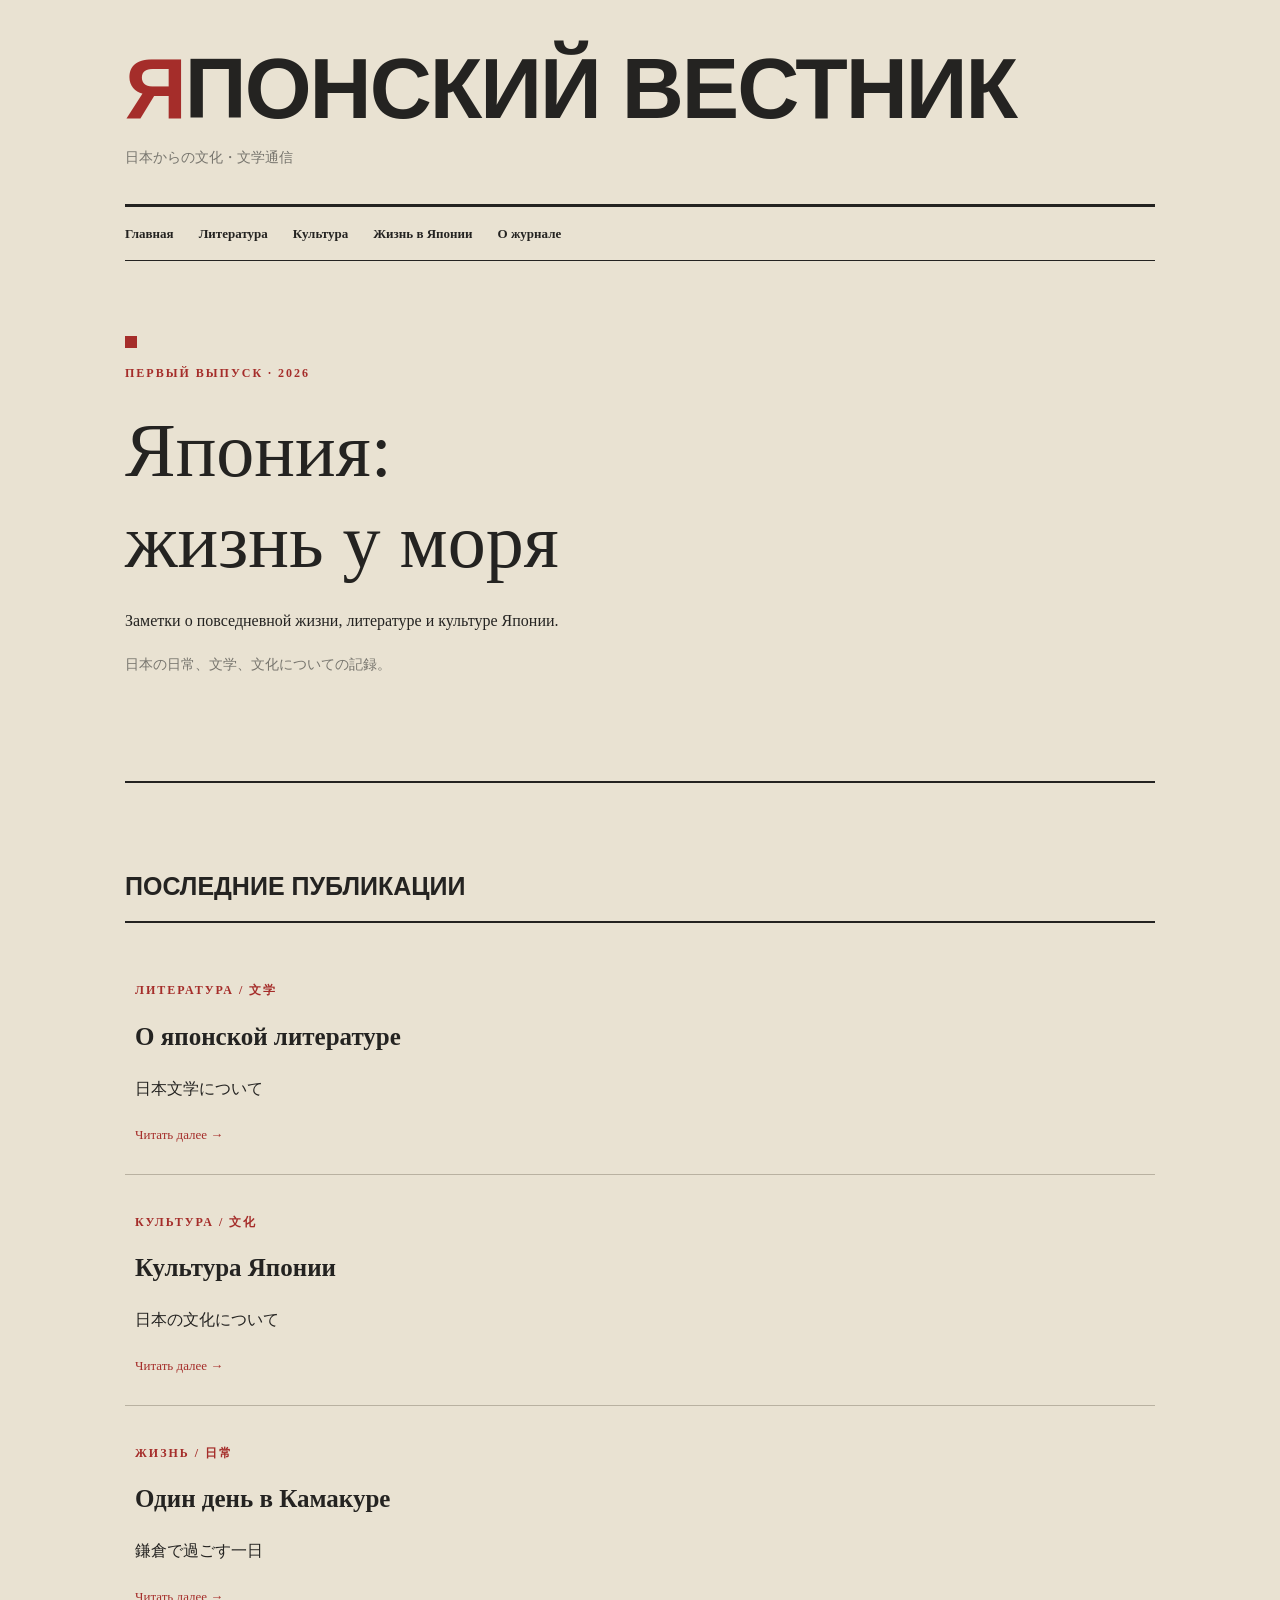
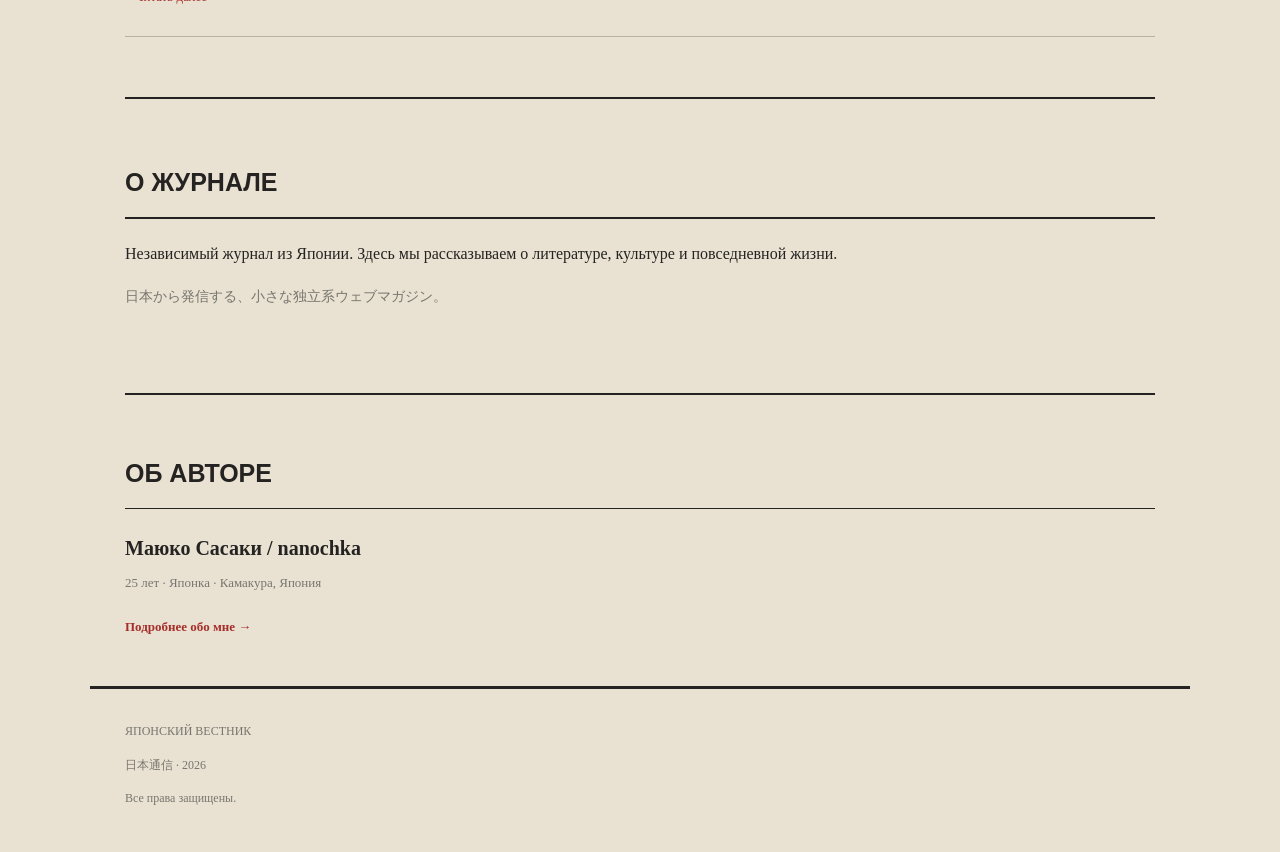
<file: index.html>
<!DOCTYPE html>
<html lang="ru">
<head>
    <meta charset="UTF-8">
    <meta name="viewport" content="width=device-width, initial-scale=1.0">

    <title>Японский вестник | 日本通信</title>

    <meta name="description"
          content="Журнал о жизни, литературе и культуре Японии.">

    <link rel="stylesheet" href="style.css">
</head>

<body>

    <!-- ヘッダー -->
    <header>
        <div class="site-title">
            <h1>ЯПОНСКИЙ ВЕСТНИК</h1>
            <p>日本からの文化・文学通信</p>
        </div>

        <nav>
            <ul>
                <li><a href="#home">Главная</a></li>
                <li><a href="#literature">Литература</a></li>
                <li><a href="#culture">Культура</a></li>
                <li><a href="#life">Жизнь в Японии</a></li>
                <li><a href="#about">О журнале</a></li>
            </ul>
        </nav>
    </header>

    <!-- メインコンテンツ -->
    <main id="home">

        <!-- メインビジュアル -->
        <section class="hero">
            <p class="category">ПЕРВЫЙ ВЫПУСК · 2026</p>

            <h2>Япония:<br>жизнь у моря</h2>

            <p>
                Заметки о повседневной жизни,
                литературе и культуре Японии.
            </p>

            <p class="japanese">
                日本の日常、文学、文化についての記録。
            </p>
        </section>

        <!-- 新着記事 -->
        <section class="articles">
            <h2>ПОСЛЕДНИЕ ПУБЛИКАЦИИ</h2>

            <article>
                <p class="category">ЛИТЕРАТУРА / 文学</p>
                <h3>О японской литературе</h3>
                <p>日本文学について</p>
                <a href="article.html">Читать далее →</a>
            </article>

            <article>
                <p class="category">КУЛЬТУРА / 文化</p>
                <h3>Культура Японии</h3>
                <p>日本の文化について</p>
                <a href="article.html">Читать далее →</a>
            </article>

            <article>
                <p class="category">ЖИЗНЬ / 日常</p>
                <h3>Один день в Камакуре</h3>
                <p>鎌倉で過ごす一日</p>
                <a href="article.html">Читать далее →</a>
            </article>
        </section>

        <!-- サイト紹介 -->
        <section id="about">
            <h2>О ЖУРНАЛЕ</h2>

            <p>
                Независимый журнал из Японии.
                Здесь мы рассказываем о литературе,
                культуре и повседневной жизни.
            </p>

            <p class="japanese">
                日本から発信する、小さな独立系ウェブマガジン。
            </p>
        </section>

        <section class="about-preview">
        <h2>ОБ АВТОРЕ</h2>

        <p class="profile-name">
            Маюко Сасаки / nanochka
        </p>

        <p class="profile-info">
            25 лет · Японка · Камакура, Япония
        </p>

        <a href="about.html">
            Подробнее обо мне →
        </a>
    </section>

</main>

<!-- フッター -->
<footer>
    <p>ЯПОНСКИЙ ВЕСТНИК</p>
    <p>日本通信 · 2026</p>
    <p>Все права защищены.</p>
</footer>

</body>
</html>
</file>
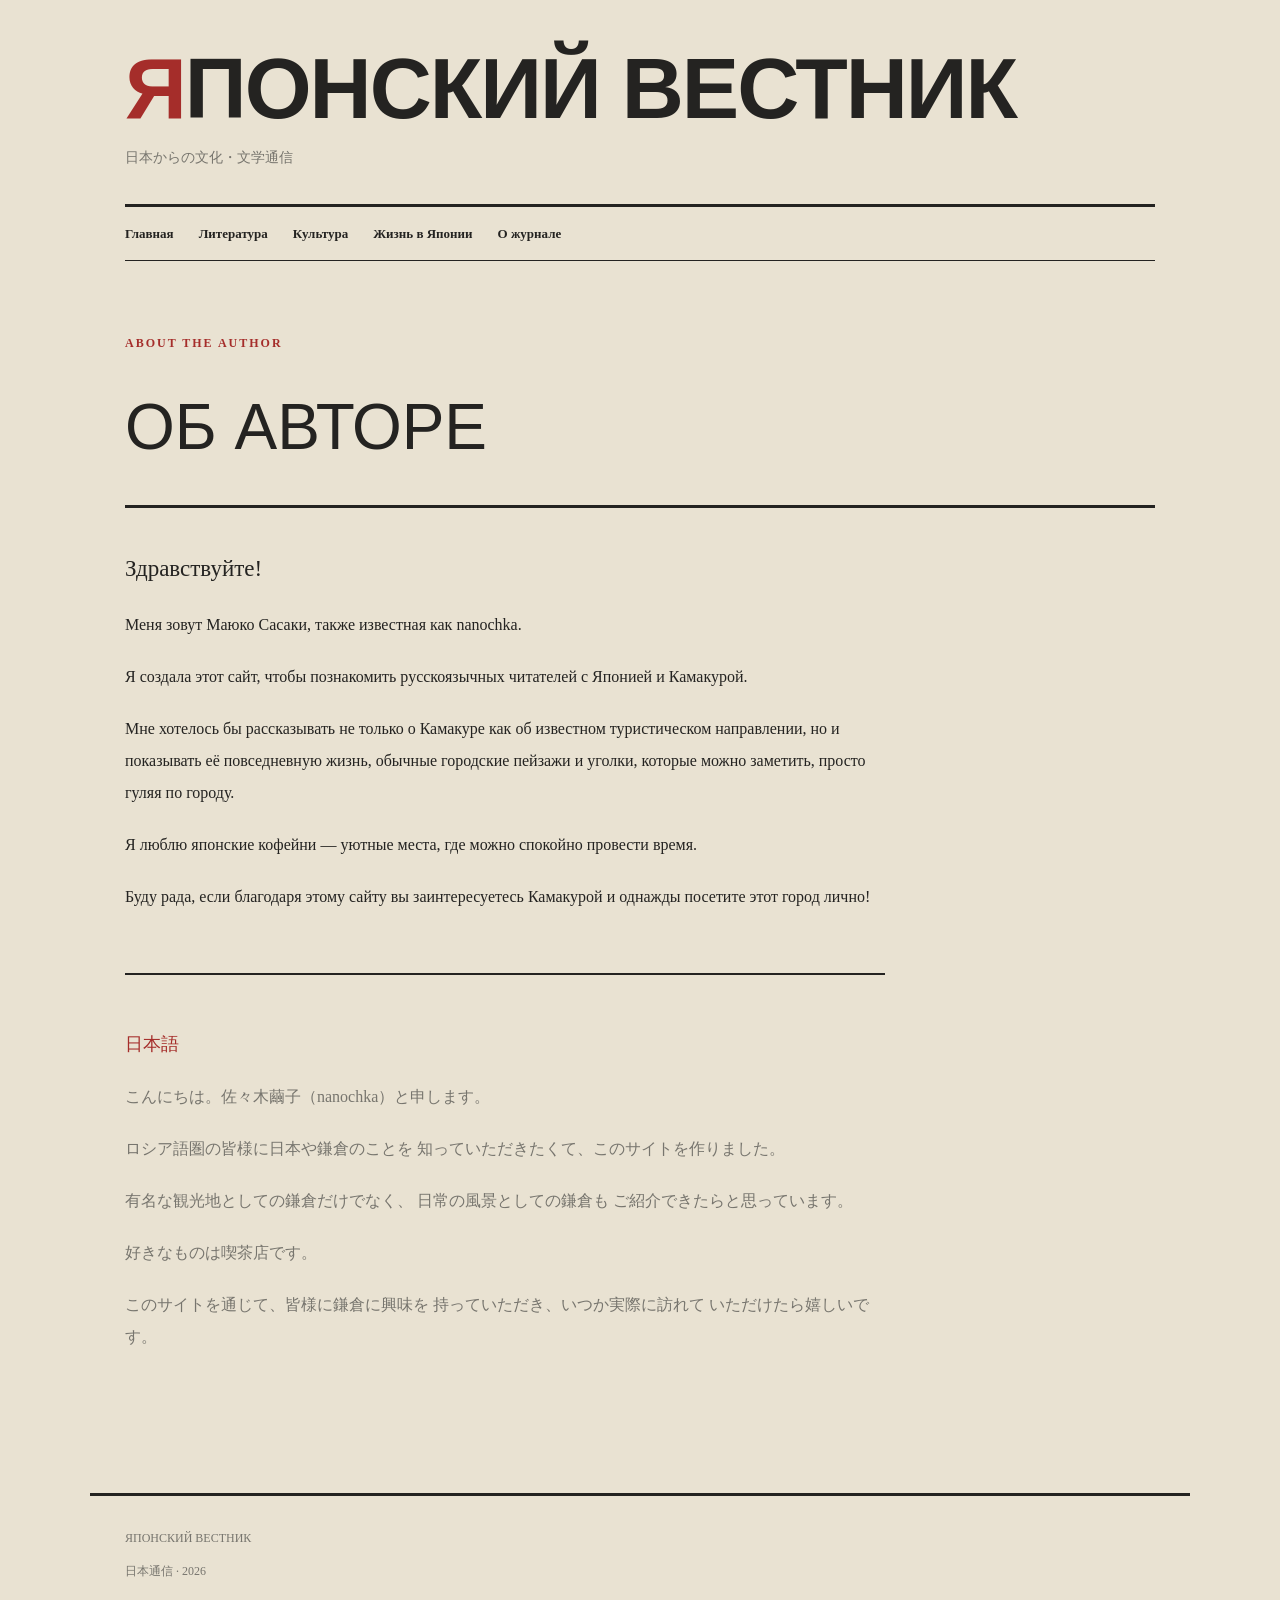
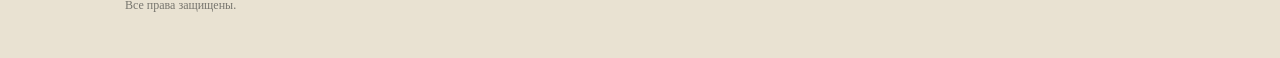
<file: about.html>
<!DOCTYPE html>
<html lang="ru">
<head>
    <meta charset="UTF-8">
    <meta name="viewport" content="width=device-width, initial-scale=1.0">

    <title>Об авторе | Японский вестник</title>

    <meta name="description"
          content="Об авторе журнала Японский вестник.">

    <link rel="stylesheet" href="style.css">
</head>

<body>

    <!-- ヘッダー -->
    <header>
        <div class="site-title">
            <h1>ЯПОНСКИЙ ВЕСТНИК</h1>
            <p>日本からの文化・文学通信</p>
        </div>

        <nav>
            <ul>
                <li><a href="index.html">Главная</a></li>
                <li><a href="index.html#literature">Литература</a></li>
                <li><a href="index.html#culture">Культура</a></li>
                <li><a href="index.html#life">Жизнь в Японии</a></li>
                <li><a href="index.html#about">О журнале</a></li>
            </ul>
        </nav>
    </header>

    <!-- メインコンテンツ -->
    <main>

        <section class="about-page">

            <p class="category">ABOUT THE AUTHOR</p>

            <h2>ОБ АВТОРЕ</h2>

            <!-- ロシア語 -->
            <div class="about-language">
                <h3>Здравствуйте!</h3>

                <p>
                    Меня зовут Маюко Сасаки,
                    также известная как nanochka.
                </p>

                <p>
                    Я создала этот сайт, чтобы познакомить
                    русскоязычных читателей с Японией и Камакурой.
                </p>

                <p>
                    Мне хотелось бы рассказывать не только
                    о Камакуре как об известном туристическом
                    направлении, но и показывать её повседневную
                    жизнь, обычные городские пейзажи и уголки,
                    которые можно заметить, просто гуляя по городу.
                </p>

                <p>
                    Я люблю японские кофейни —
                    уютные места, где можно спокойно провести время.
                </p>

                <p>
                    Буду рада, если благодаря этому сайту
                    вы заинтересуетесь Камакурой и однажды
                    посетите этот город лично!
                </p>
            </div>

            <!-- 日本語 -->
            <div class="about-language japanese-version">

                <h3>日本語</h3>

                <p>
                    こんにちは。佐々木繭子（nanochka）と申します。
                </p>

                <p>
                    ロシア語圏の皆様に日本や鎌倉のことを
                    知っていただきたくて、このサイトを作りました。
                </p>

                <p>
                    有名な観光地としての鎌倉だけでなく、
                    日常の風景としての鎌倉も
                    ご紹介できたらと思っています。
                </p>

                <p>
                    好きなものは喫茶店です。
                </p>

                <p>
                    このサイトを通じて、皆様に鎌倉に興味を
                    持っていただき、いつか実際に訪れて
                    いただけたら嬉しいです。
                </p>

            </div>

        </section>

    </main>

    <!-- フッター -->
    <footer>
        <p>ЯПОНСКИЙ ВЕСТНИК</p>
        <p>日本通信 · 2026</p>
        <p>Все права защищены.</p>
    </footer>

</body>
</html>
</file>
<file: style.css>
/* =================================
   ЯПОНСКИЙ ВЕСТНИК
   Soviet Constructivist Inspired
   ================================= */

:root {
    --paper: #e9e2d2;
    --ink: #242321;
    --red: #a52d2a;
    --gray: #77756e;
    --line: #b9b1a1;
}

/* 基本設定 */

* {
    box-sizing: border-box;
}

body {
    margin: 0;
    padding: 0;
    background-color: var(--paper);
    color: var(--ink);
    font-family: Georgia, "Noto Serif JP", serif;
    line-height: 1.8;
}

/* 全体の幅 */

header,
main,
footer {
    max-width: 1100px;
    margin: 0 auto;
    padding-left: 35px;
    padding-right: 35px;
}

/* ヘッダー */

header {
    padding-top: 45px;
}

.site-title {
    border-bottom: 3px solid var(--ink);
    padding-bottom: 20px;
}

.site-title h1 {
    font-family: Impact, "Arial Narrow", sans-serif;
    font-size: clamp(42px, 8vw, 86px);
    line-height: 1;
    letter-spacing: -2px;
    margin: 0;
}

.site-title h1::first-letter {
    color: var(--red);
}

.site-title p {
    color: var(--gray);
    font-size: 14px;
}

/* ナビゲーション */

nav {
    border-bottom: 1px solid var(--ink);
    padding: 12px 0;
}

nav ul {
    display: flex;
    flex-wrap: wrap;
    gap: 25px;
    list-style: none;
    padding: 0;
    margin: 0;
}

nav a {
    color: var(--ink);
    text-decoration: none;
    font-size: 13px;
    font-weight: bold;
}

nav a:hover {
    color: var(--red);
}

/* メインビジュアル */

.hero {
    padding: 90px 0;
    border-bottom: 2px solid var(--ink);
    position: relative;
}

.hero::before {
    content: "";
    display: block;
    width: 12px;
    height: 12px;
    background: var(--red);
    position: absolute;
    top: 75px;
    left: 0;
}

.category {
    color: var(--red);
    font-size: 12px;
    font-weight: bold;
    letter-spacing: 2px;
}

.hero h2 {
    font-size: clamp(42px, 7vw, 76px);
    line-height: 1.2;
    margin: 20px 0;
    font-weight: normal;
}

.hero > p:not(.category) {
    max-width: 600px;
}

.japanese {
    color: var(--gray);
    font-size: 14px;
}

/* 記事一覧 */

.articles {
    padding: 60px 0;
}

.articles > h2,
#about h2 {
    font-family: Impact, "Arial Narrow", sans-serif;
    font-size: 25px;
    border-bottom: 2px solid var(--ink);
    padding-bottom: 12px;
}

article {
    padding: 25px 10px;
    border-bottom: 1px solid var(--line);
    transition: background 0.2s;
}

article:hover {
    background: rgba(165, 45, 42, 0.04);
}

article h3 {
    font-size: 25px;
    margin: 5px 0;
}

article a {
    color: var(--red);
    text-decoration: none;
    font-size: 13px;
}

article a:hover {
    text-decoration: underline;
}

/* サイト紹介 */

#about {
    padding: 40px 0 70px;
    border-top: 2px solid var(--ink);
}

/* 管理人プロフィール */

.about-preview {
    padding: 35px 0 45px;
    border-top: 2px solid var(--ink);
    position: relative;
}

.about-preview h2 {
    font-family: Impact, "Arial Narrow", sans-serif;
    font-size: 25px;
    border-bottom: 1px solid var(--ink);
    padding-bottom: 12px;
}

.about-preview .profile-name {
    font-size: 20px;
    font-weight: bold;
    margin-bottom: 5px;
}

.about-preview p {
    margin: 3px 0;
}

.about-preview .profile-info {
    color: var(--gray);
    font-size: 13px;
}

.about-preview a {
    display: inline-block;
    margin-top: 18px;
    color: var(--red);
    font-size: 13px;
    text-decoration: none;
    font-weight: bold;
}

.about-preview a:hover {
    text-decoration: underline;
}

/* ABOUT PAGE */

.about-page {
    padding: 60px 0 80px;
}

.about-page > h2 {
    font-family: Impact, "Arial Narrow", sans-serif;
    font-size: clamp(38px, 7vw, 64px);
    font-weight: normal;
    border-bottom: 3px solid var(--ink);
    padding-bottom: 20px;
    margin: 15px 0 40px;
}

.about-language {
    max-width: 760px;
    padding: 0 0 40px;
}

.about-language h3 {
    font-size: 23px;
    font-weight: normal;
    margin-bottom: 20px;
}

.about-language p {
    margin: 0 0 20px;
    line-height: 2;
}

.japanese-version {
    border-top: 2px solid var(--ink);
    padding-top: 35px;
    color: var(--gray);
}

.japanese-version h3 {
    color: var(--red);
    font-size: 18px;
}

/* フッター */

footer {
    border-top: 3px solid var(--ink);
    padding-top: 20px;
    padding-bottom: 30px;
    color: var(--gray);
    font-size: 12px;
}

/* スマートフォン対応 */

@media (max-width: 600px) {

    header,
    main,
    footer {
        padding-left: 20px;
        padding-right: 20px;
    }

    header {
        padding-top: 25px;
    }

    nav ul {
        gap: 12px 18px;
    }

    .hero {
        padding: 65px 0;
    }

    .hero::before {
        top: 45px;
    }

    .hero h2 {
        font-size: 43px;
    }

    .about-page {
        padding-top: 40px;
    }

    .about-language h3 {
        font-size: 20px;
    }
}
</file>
